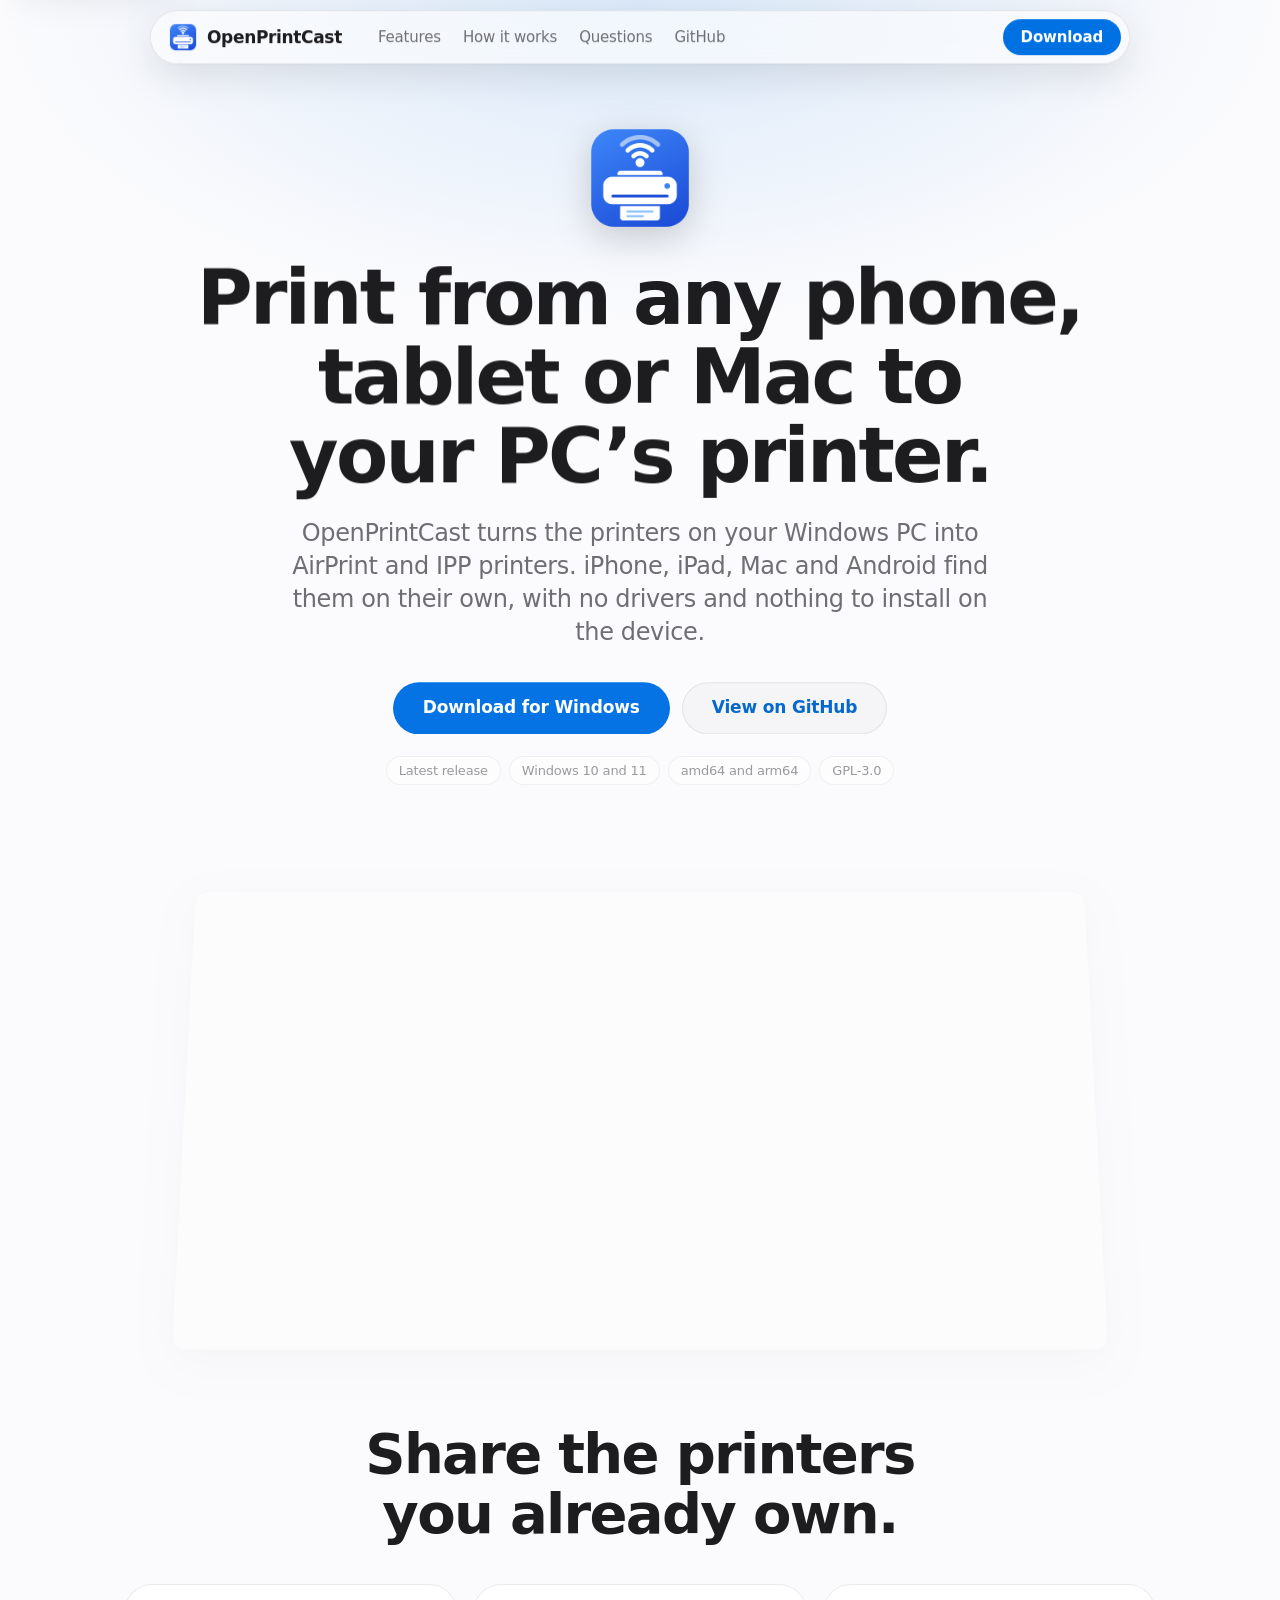
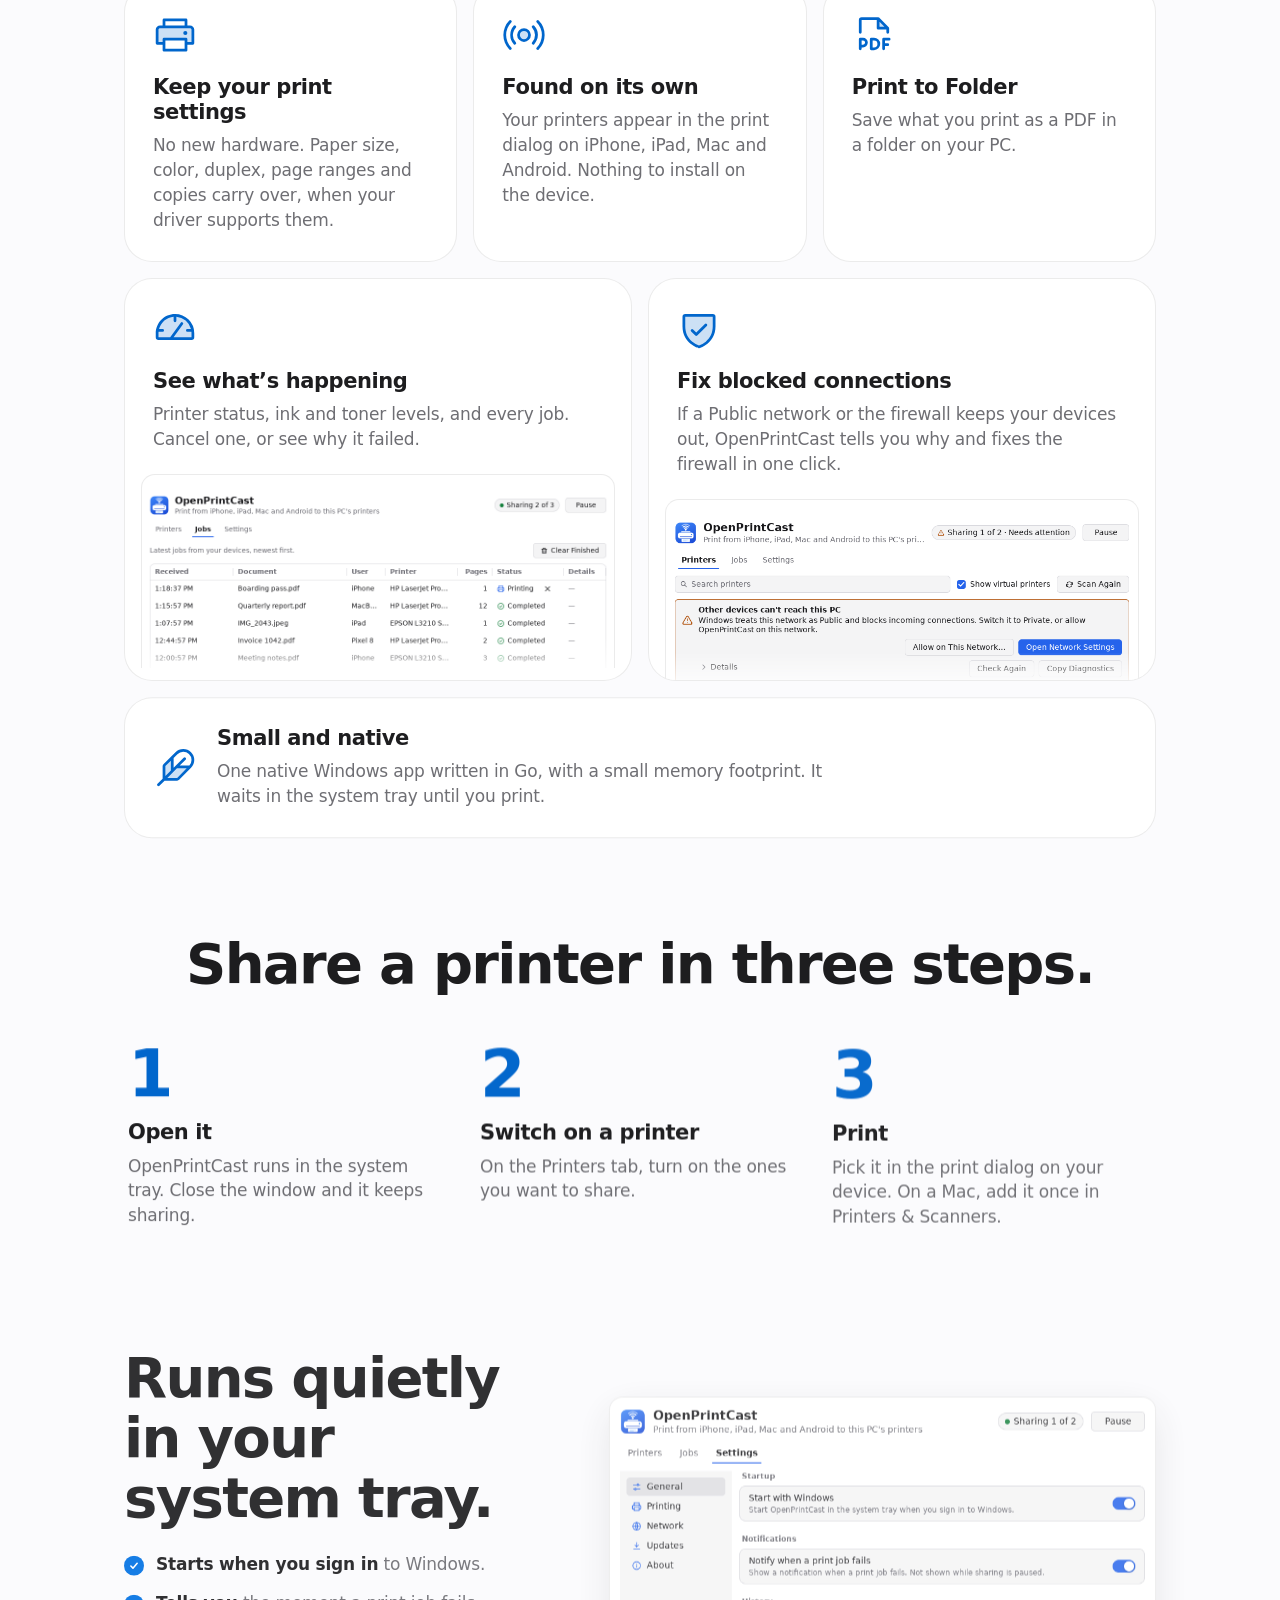
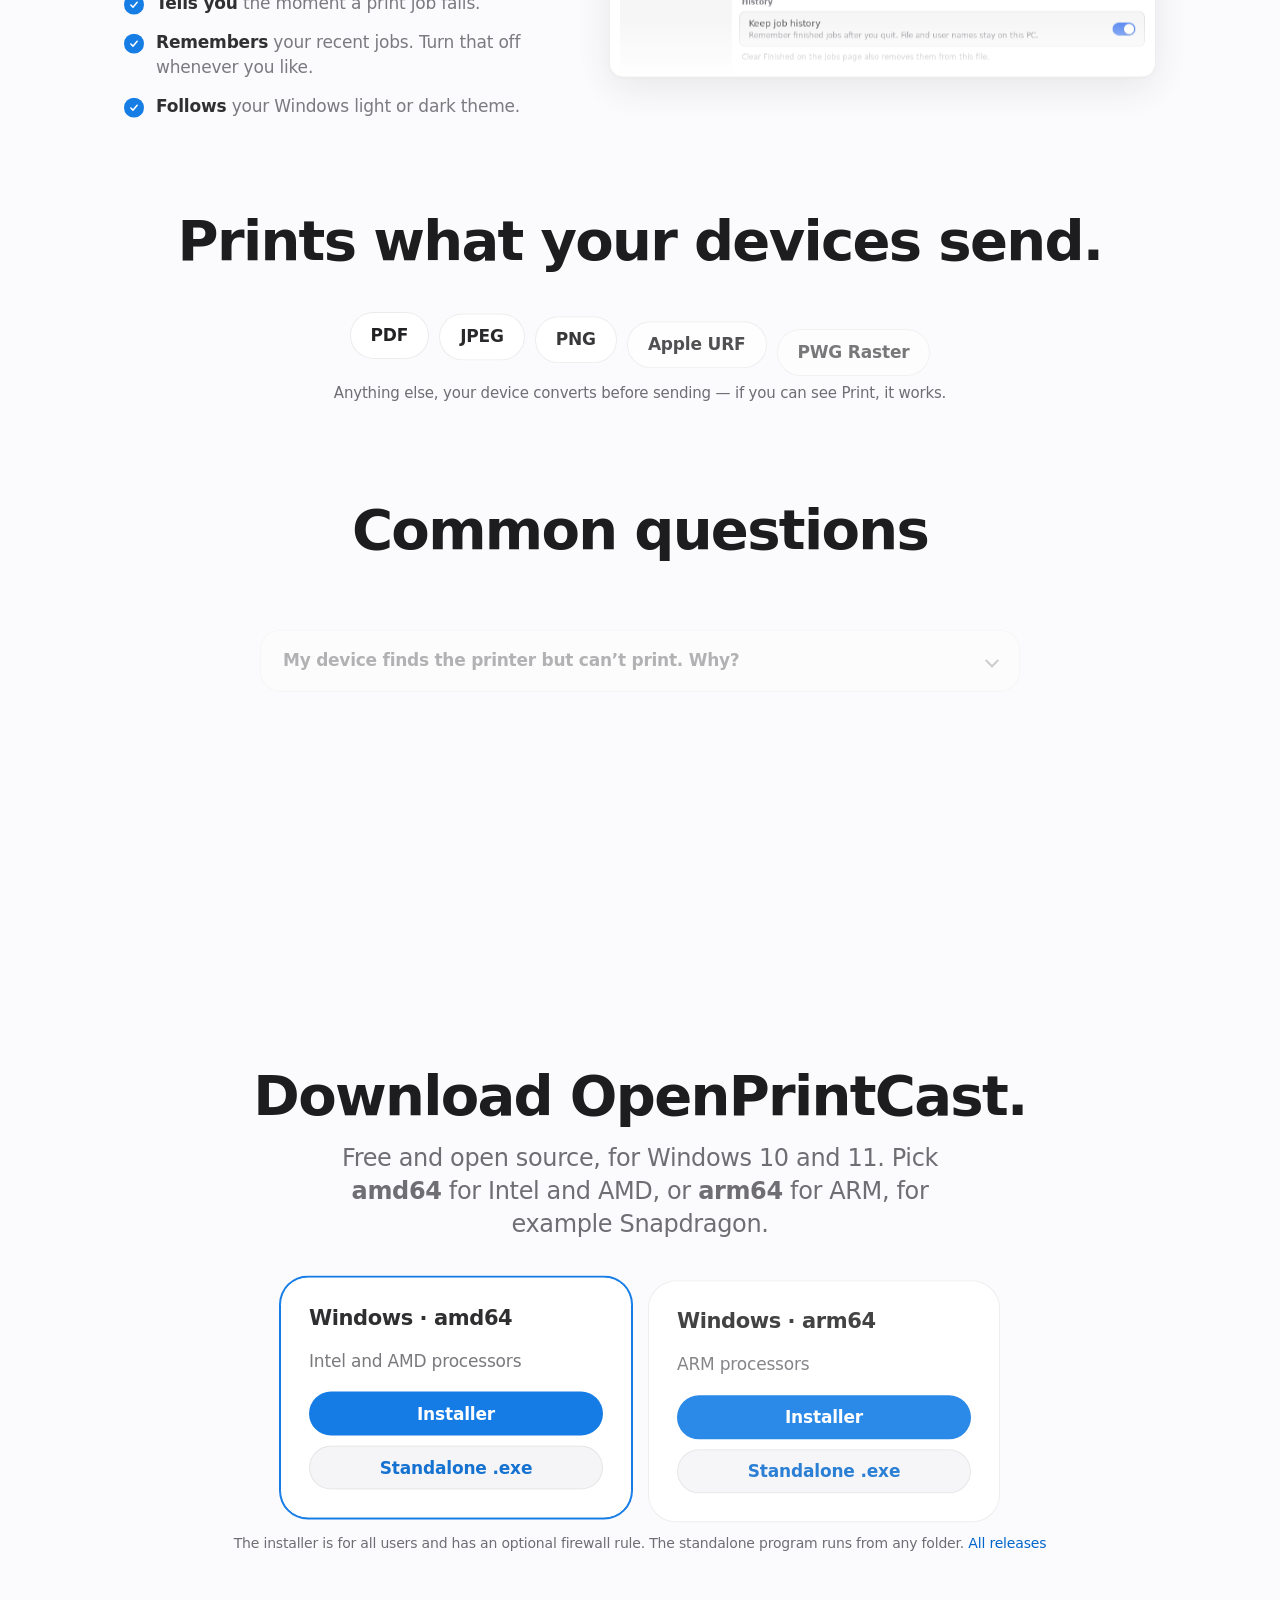
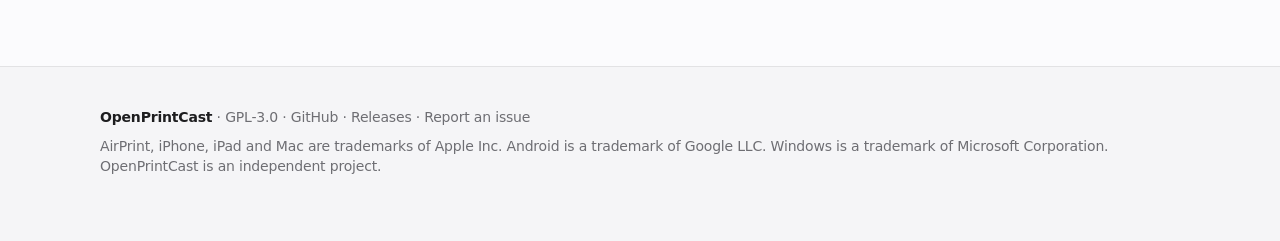
<file: docs/index.html>
<!doctype html>
<html lang="en">
<head>
  <meta charset="utf-8">
  <meta name="viewport" content="width=device-width, initial-scale=1, viewport-fit=cover">
  <title>OpenPrintCast – Share Windows printers over AirPrint and IPP</title>
  <meta name="description" content="Turn the printers on your Windows PC into AirPrint and IPP printers. iPhone, iPad, Mac and Android find them on their own. Free and open source.">
  <meta name="robots" content="index, follow, max-image-preview:large">
  <meta name="author" content="ilyasaftr">
  <meta name="application-name" content="OpenPrintCast">
  <meta name="color-scheme" content="light dark">
  <meta name="theme-color" content="#fbfbfd" media="(prefers-color-scheme: light)">
  <meta name="theme-color" content="#000000" media="(prefers-color-scheme: dark)">
  <link rel="canonical" href="https://ilyasaftr.github.io/OpenPrintCast/">
  <link rel="icon" type="image/svg+xml" href="assets/img/icon.svg">
  <link rel="icon" type="image/png" sizes="32x32" href="assets/img/favicon-32.png">
  <link rel="icon" type="image/png" sizes="64x64" href="assets/img/favicon-64.png">
  <link rel="apple-touch-icon" href="assets/img/icon-256.png">
  <meta property="og:type" content="website">
  <meta property="og:site_name" content="OpenPrintCast">
  <meta property="og:locale" content="en_US">
  <meta property="og:title" content="OpenPrintCast – Print from any phone, tablet or Mac to your PC’s printer">
  <meta property="og:description" content="Turn the printers on your Windows PC into AirPrint and IPP printers for iPhone, iPad, Mac and Android. Free and open source.">
  <meta property="og:url" content="https://ilyasaftr.github.io/OpenPrintCast/">
  <meta property="og:image" content="https://ilyasaftr.github.io/OpenPrintCast/assets/img/og.png">
  <meta property="og:image:type" content="image/png">
  <meta property="og:image:width" content="1200">
  <meta property="og:image:height" content="630">
  <meta property="og:image:alt" content="OpenPrintCast shares Windows printers with iPhone, iPad, Mac and Android. The Printers tab is shown.">
  <meta name="twitter:card" content="summary_large_image">
  <meta name="twitter:title" content="OpenPrintCast – Print from any phone, tablet or Mac to your PC’s printer">
  <meta name="twitter:description" content="Turn the printers on your Windows PC into AirPrint and IPP printers for iPhone, iPad, Mac and Android. Free and open source.">
  <meta name="twitter:image" content="https://ilyasaftr.github.io/OpenPrintCast/assets/img/og.png">
  <meta name="twitter:image:alt" content="OpenPrintCast shares Windows printers with iPhone, iPad, Mac and Android. The Printers tab is shown.">
  <link rel="stylesheet" href="assets/style.css">
  <script type="application/ld+json">
{
  "@context": "https://schema.org",
  "@graph": [
    {
      "@type": "WebSite",
      "@id": "https://ilyasaftr.github.io/OpenPrintCast/#website",
      "url": "https://ilyasaftr.github.io/OpenPrintCast/",
      "name": "OpenPrintCast",
      "description": "Turn the printers on your Windows PC into AirPrint and IPP printers for iPhone, iPad, Mac and Android. Free and open source.",
      "inLanguage": "en"
    },
    {
      "@type": "SoftwareApplication",
      "@id": "https://ilyasaftr.github.io/OpenPrintCast/#app",
      "name": "OpenPrintCast",
      "url": "https://ilyasaftr.github.io/OpenPrintCast/",
      "description": "OpenPrintCast turns the printers on your Windows PC into AirPrint and IPP printers. iPhone, iPad, Mac and Android find them on their own. Free and open source.",
      "applicationCategory": "UtilitiesApplication",
      "operatingSystem": "Windows 10, Windows 11",
      "processorRequirements": "amd64, arm64",
      "image": "https://ilyasaftr.github.io/OpenPrintCast/assets/img/og.png",
      "screenshot": [
        "https://ilyasaftr.github.io/OpenPrintCast/assets/img/printers.png",
        "https://ilyasaftr.github.io/OpenPrintCast/assets/img/jobs.png",
        "https://ilyasaftr.github.io/OpenPrintCast/assets/img/settings.png"
      ],
      "downloadUrl": "https://github.com/ilyasaftr/OpenPrintCast/releases/latest",
      "license": "https://www.gnu.org/licenses/gpl-3.0.html",
      "isAccessibleForFree": true,
      "offers": {
        "@type": "Offer",
        "price": "0",
        "priceCurrency": "USD"
      },
      "author": {
        "@type": "Person",
        "name": "ilyasaftr",
        "url": "https://github.com/ilyasaftr"
      },
      "sameAs": [
        "https://github.com/ilyasaftr/OpenPrintCast"
      ]
    },
    {
      "@type": "FAQPage",
      "mainEntity": [
        {
          "@type": "Question",
          "name": "My device finds the printer but can’t print. Why?",
          "acceptedAnswer": {
            "@type": "Answer",
            "text": "Windows treats the network as Public, or the firewall blocks TCP 631. Use the banner on the Printers tab: Open Network Settings to switch to Private, or Allow in Windows Firewall (one UAC prompt, local subnet only). Copy Diagnostics gives you text to share when reporting a problem."
          }
        },
        {
          "@type": "Question",
          "name": "Why does a printer say “iPhone, iPad and Mac can’t print here”?",
          "acceptedAnswer": {
            "@type": "Answer",
            "text": "The driver doesn’t report paper sizes, orientation or resolution. Update it, then choose Scan Again."
          }
        },
        {
          "@type": "Question",
          "name": "Where are my settings and logs?",
          "acceptedAnswer": {
            "@type": "Answer",
            "text": "Settings are in %APPDATA%\\OpenPrintCast\\config.json. Logs and job history are in %LOCALAPPDATA%\\OpenPrintCast; open the current log from the tray menu."
          }
        },
        {
          "@type": "Question",
          "name": "Is it private and secure?",
          "acceptedAnswer": {
            "@type": "Answer",
            "text": "Print jobs go straight from your device to your PC — no account, no cloud. Connections aren’t encrypted, so use a network you trust. The only outside contact is an optional update check to GitHub, which you can turn off in Settings."
          }
        }
      ]
    }
  ]
}
  </script>
  <script>document.documentElement.classList.add("js");setTimeout(function(){if(!window.gsap)document.documentElement.classList.add("no-gsap")},3500)</script>
</head>
<body>
  <a class="skip" href="#main">Skip to content</a>

  <header class="nav-wrap">
    <nav class="nav glass" aria-label="Main">
      <span class="progress" aria-hidden="true"></span>
      <a class="brand" href="#top" aria-label="OpenPrintCast, home">
        <img src="assets/img/favicon-64.png" alt="" width="28" height="28">
        <span>OpenPrintCast</span>
      </a>
      <ul class="nav-links">
        <li><a href="#features">Features</a></li>
        <li><a href="#how">How it works</a></li>
        <li><a href="#faq">Questions</a></li>
        <li><a href="https://github.com/ilyasaftr/OpenPrintCast">GitHub</a></li>
      </ul>
      <a class="btn btn-small btn-primary" href="#download">Download</a>
    </nav>
  </header>

  <main id="main">
    <section class="hero" id="top">
      <img class="hero-icon" data-anim src="assets/img/icon-256.png" alt="OpenPrintCast logo" width="104" height="104">
      <h1 data-split>Print from any phone, tablet or Mac to your PC’s printer.</h1>
      <p class="lead" data-anim>OpenPrintCast turns the printers on your Windows PC into AirPrint and IPP printers. iPhone, iPad, Mac and Android find them on their own, with no drivers and nothing to install on the device.</p>
      <div class="cta" data-anim>
        <a class="btn btn-primary btn-large" id="cta-download" href="https://github.com/ilyasaftr/OpenPrintCast/releases/latest">Download for Windows</a>
        <a class="btn btn-secondary btn-large" href="https://github.com/ilyasaftr/OpenPrintCast">View on GitHub</a>
      </div>
      <ul class="meta" data-anim aria-label="Release details"><li id="version">Latest release</li><li>Windows 10 and 11</li><li>amd64 and arm64</li><li>GPL-3.0</li></ul>

      <figure class="shot hero-shot" data-anim>
        <picture>
          <source media="(max-width: 600px) and (prefers-color-scheme: dark)" srcset="assets/img/printers-m-dark.png" width="640" height="470">
          <source media="(max-width: 600px)" srcset="assets/img/printers-m.png" width="640" height="470">
          <source media="(prefers-color-scheme: dark)" srcset="assets/img/printers-dark.png">
          <img src="assets/img/printers.png" width="980" height="482" fetchpriority="high" decoding="async" alt="The OpenPrintCast Printers tab listing three printers with their status and sharing switches, and the Print to Folder destination.">
        </picture>
      </figure>
    </section>

    <section class="section" id="features" aria-labelledby="features-title">
      <h2 id="features-title">Share the printers you already own.</h2>

      <div class="bento">
        <article data-anim class="card span-2">
          <span class="icon"><svg class="ic" aria-hidden="true" focusable="false" xmlns="http://www.w3.org/2000/svg" viewBox="0 0 256 256" fill="currentColor"><path d="M232,96v80H192V152H64v24H24V96c0-8.84,7.76-16,17.33-16H214.67C224.24,80,232,87.16,232,96Z" opacity="0.2"/><path d="M214.67,72H200V40a8,8,0,0,0-8-8H64a8,8,0,0,0-8,8V72H41.33C27.36,72,16,82.77,16,96v80a8,8,0,0,0,8,8H56v32a8,8,0,0,0,8,8H192a8,8,0,0,0,8-8V184h32a8,8,0,0,0,8-8V96C240,82.77,228.64,72,214.67,72ZM72,48H184V72H72ZM184,208H72V160H184Zm40-40H200V152a8,8,0,0,0-8-8H64a8,8,0,0,0-8,8v16H32V96c0-4.41,4.19-8,9.33-8H214.67c5.14,0,9.33,3.59,9.33,8Zm-24-52a12,12,0,1,1-12-12A12,12,0,0,1,200,116Z"/></svg></span>
          <h3>Keep your print settings</h3>
          <p>No new hardware. Paper size, color, duplex, page ranges and copies carry over, when your driver supports them.</p>
        </article>

        <article data-anim class="card span-2">
          <span class="icon"><svg class="ic" aria-hidden="true" focusable="false" xmlns="http://www.w3.org/2000/svg" viewBox="0 0 256 256" fill="currentColor"><path d="M160,128a32,32,0,1,1-32-32A32,32,0,0,1,160,128Z" opacity="0.2"/><path d="M128,88a40,40,0,1,0,40,40A40,40,0,0,0,128,88Zm0,64a24,24,0,1,1,24-24A24,24,0,0,1,128,152Zm73.71,7.14a80,80,0,0,1-14.08,22.2,8,8,0,0,1-11.92-10.67,63.95,63.95,0,0,0,0-85.33,8,8,0,1,1,11.92-10.67,80.08,80.08,0,0,1,14.08,84.47ZM69,103.09a64,64,0,0,0,11.26,67.58,8,8,0,0,1-11.92,10.67,79.93,79.93,0,0,1,0-106.67A8,8,0,1,1,80.29,85.34,63.77,63.77,0,0,0,69,103.09ZM248,128a119.58,119.58,0,0,1-34.29,84,8,8,0,1,1-11.42-11.2,103.9,103.9,0,0,0,0-145.56A8,8,0,1,1,213.71,44,119.58,119.58,0,0,1,248,128ZM53.71,200.78A8,8,0,1,1,42.29,212a119.87,119.87,0,0,1,0-168,8,8,0,1,1,11.42,11.2,103.9,103.9,0,0,0,0,145.56Z"/></svg></span>
          <h3>Found on its own</h3>
          <p>Your printers appear in the print dialog on iPhone, iPad, Mac and Android. Nothing to install on the device.</p>
        </article>

        <article data-anim class="card span-2">
          <span class="icon"><svg class="ic" aria-hidden="true" focusable="false" xmlns="http://www.w3.org/2000/svg" viewBox="0 0 256 256" fill="currentColor"><path d="M208,88H152V32Z" opacity="0.2"/><path d="M224,152a8,8,0,0,1-8,8H192v16h16a8,8,0,0,1,0,16H192v16a8,8,0,0,1-16,0V152a8,8,0,0,1,8-8h32A8,8,0,0,1,224,152ZM92,172a28,28,0,0,1-28,28H56v8a8,8,0,0,1-16,0V152a8,8,0,0,1,8-8H64A28,28,0,0,1,92,172Zm-16,0a12,12,0,0,0-12-12H56v24h8A12,12,0,0,0,76,172Zm88,8a36,36,0,0,1-36,36H112a8,8,0,0,1-8-8V152a8,8,0,0,1,8-8h16A36,36,0,0,1,164,180Zm-16,0a20,20,0,0,0-20-20h-8v40h8A20,20,0,0,0,148,180ZM40,112V40A16,16,0,0,1,56,24h96a8,8,0,0,1,5.66,2.34l56,56A8,8,0,0,1,216,88v24a8,8,0,0,1-16,0V96H152a8,8,0,0,1-8-8V40H56v72a8,8,0,0,1-16,0ZM160,80h28.69L160,51.31Z"/></svg></span>
          <h3>Print to Folder</h3>
          <p>Save what you print as a PDF in a folder on your PC.</p>
        </article>

        <article data-anim class="card span-3 media">
          <div>
            <span class="icon"><svg class="ic" aria-hidden="true" focusable="false" xmlns="http://www.w3.org/2000/svg" viewBox="0 0 256 256" fill="currentColor"><path d="M232,152v24a8,8,0,0,1-8,8H32a8,8,0,0,1-8-8V153.13C24,95.65,70.15,48.2,127.63,48A104,104,0,0,1,232,152Z" opacity="0.2"/><path d="M207.06,72.67A111.24,111.24,0,0,0,128,40h-.4C66.07,40.21,16,91,16,153.13V176a16,16,0,0,0,16,16H224a16,16,0,0,0,16-16V152A111.25,111.25,0,0,0,207.06,72.67ZM224,176H119.71l54.76-75.3a8,8,0,0,0-12.94-9.42L99.92,176H32V153.13c0-3.08.15-6.12.43-9.13H56a8,8,0,0,0,0-16H35.27c10.32-38.86,44-68.24,84.73-71.66V80a8,8,0,0,0,16,0V56.33A96.14,96.14,0,0,1,221,128H200a8,8,0,0,0,0,16h23.67c.21,2.65.33,5.31.33,8Z"/></svg></span>
            <h3>See what’s happening</h3>
            <p>Printer status, ink and toner levels, and every job. Cancel one, or see why it failed.</p>
          </div>
          <figure class="shot inset fade">
            <picture>
          <source media="(max-width: 600px) and (prefers-color-scheme: dark)" srcset="assets/img/jobs-m-dark.png" width="640" height="392">
          <source media="(max-width: 600px)" srcset="assets/img/jobs-m.png" width="640" height="392">
          <source media="(prefers-color-scheme: dark)" srcset="assets/img/jobs-dark.png">
          <img src="assets/img/jobs.png" width="980" height="400" loading="lazy" alt="The Jobs tab listing recent jobs from an iPhone, a MacBook Air, an iPad and a Pixel 8 with their status.">
            </picture>
          </figure>
        </article>

        <article data-anim class="card span-3 media">
          <div>
            <span class="icon"><svg class="ic" aria-hidden="true" focusable="false" xmlns="http://www.w3.org/2000/svg" viewBox="0 0 256 256" fill="currentColor"><path d="M216,56v56c0,96-88,120-88,120S40,208,40,112V56a8,8,0,0,1,8-8H208A8,8,0,0,1,216,56Z" opacity="0.2"/><path d="M208,40H48A16,16,0,0,0,32,56v56c0,52.72,25.52,84.67,46.93,102.19,23.06,18.86,46,25.26,47,25.53a8,8,0,0,0,4.2,0c1-.27,23.91-6.67,47-25.53C198.48,196.67,224,164.72,224,112V56A16,16,0,0,0,208,40Zm0,72c0,37.07-13.66,67.16-40.6,89.42A129.3,129.3,0,0,1,128,223.62a128.25,128.25,0,0,1-38.92-21.81C61.82,179.51,48,149.3,48,112l0-56,160,0ZM82.34,141.66a8,8,0,0,1,11.32-11.32L112,148.69l50.34-50.35a8,8,0,0,1,11.32,11.32l-56,56a8,8,0,0,1-11.32,0Z"/></svg></span>
            <h3>Fix blocked connections</h3>
            <p>If a Public network or the firewall keeps your devices out, OpenPrintCast tells you why and fixes the firewall in one click.</p>
          </div>
          <figure class="shot inset fade">
            <picture>
          <source media="(max-width: 600px) and (prefers-color-scheme: dark)" srcset="assets/img/alert-m-dark.png" width="640" height="322">
          <source media="(max-width: 600px)" srcset="assets/img/alert-m.png" width="640" height="322">
          <source media="(prefers-color-scheme: dark)" srcset="assets/img/alert-dark.png">
          <img src="assets/img/alert.png" width="860" height="328" loading="lazy" alt="A banner saying other devices can’t reach this PC because Windows treats the network as Public, with buttons to open network settings or allow OpenPrintCast.">
            </picture>
          </figure>
        </article>

        <article data-anim class="card span-6 wide">
          <span class="icon"><svg class="ic" aria-hidden="true" focusable="false" xmlns="http://www.w3.org/2000/svg" viewBox="0 0 256 256" fill="currentColor"><path d="M215.8,119.6l-69.26,70.06a8,8,0,0,1-5.65,2.34H64.2V115.31a8,8,0,0,1,2.34-5.65L112.2,64.52V144l24-24Z" opacity="0.2"/><path d="M221.28,34.75a64,64,0,0,0-90.49,0L60.69,104A15.9,15.9,0,0,0,56,115.31v73.38L26.34,218.34a8,8,0,0,0,11.32,11.32L67.32,200H140.7A15.92,15.92,0,0,0,152,195.32l0,0,69.23-70A64,64,0,0,0,221.28,34.75ZM142.07,46.06A48,48,0,0,1,211.79,112H155.33l34.35-34.34a8,8,0,0,0-11.32-11.32L120,124.69V67.87ZM72,115.35l32-31.67v57l-32,32ZM140.7,184H83.32l56-56h56.74Z"/></svg></span>
          <div>
            <h3>Small and native</h3>
            <p>One native Windows app written in Go, with a small memory footprint. It waits in the system tray until you print.</p>
          </div>
        </article>
      </div>
    </section>

    <section class="section" id="how" aria-labelledby="how-title">
      <h2 id="how-title">Share a printer in three steps.</h2>
      <ol class="steps">
        <li data-anim><span class="num" aria-hidden="true">1</span><h3>Open it</h3><p>OpenPrintCast runs in the system tray. Close the window and it keeps sharing.</p></li>
        <li data-anim><span class="num" aria-hidden="true">2</span><h3>Switch on a printer</h3><p>On the Printers tab, turn on the ones you want to share.</p></li>
        <li data-anim><span class="num" aria-hidden="true">3</span><h3>Print</h3><p>Pick it in the print dialog on your device. On a Mac, add it once in Printers &amp; Scanners.</p></li>
      </ol>
    </section>

    <section class="section split" aria-labelledby="tray-title">
      <div class="split-text" data-anim>
        <h2 id="tray-title">Runs quietly in your system tray.</h2>
        <ul class="ticks">
          <li><strong>Starts when you sign in</strong> to Windows.</li>
          <li><strong>Tells you</strong> the moment a print job fails.</li>
          <li><strong>Remembers</strong> your recent jobs. Turn that off whenever you like.</li>
          <li><strong>Follows</strong> your Windows light or dark theme.</li>
        </ul>
      </div>
      <figure class="shot fade" data-anim>
        <picture>
          <source media="(max-width: 600px) and (prefers-color-scheme: dark)" srcset="assets/img/settings-m-dark.png" width="640" height="460">
          <source media="(max-width: 600px)" srcset="assets/img/settings-m.png" width="640" height="460">
          <source media="(prefers-color-scheme: dark)" srcset="assets/img/settings-dark.png">
          <img src="assets/img/settings.png" width="860" height="440" loading="lazy" alt="The Settings tab with a sidebar of sections and switches for starting with Windows, notifications and job history.">
        </picture>
      </figure>
    </section>

    <section class="section" aria-labelledby="formats-title">
      <h2 id="formats-title">Prints what your devices send.</h2>
      <ul class="chips" aria-label="Supported formats">
        <li data-anim>PDF</li><li data-anim>JPEG</li><li data-anim>PNG</li><li data-anim>Apple URF</li><li data-anim>PWG Raster</li>
      </ul>
      <p class="note">Anything else, your device converts before sending — if you can see Print, it works.</p>
    </section>

    <section class="section" id="faq" aria-labelledby="faq-title">
      <h2 id="faq-title">Common questions</h2>
      <div class="faq">
        <details data-anim>
          <summary>My device finds the printer but can’t print. Why?</summary>
          <p>Windows treats the network as Public, or the firewall blocks TCP 631. Use the banner on the Printers tab: <strong>Open Network Settings</strong> to switch to Private, or <strong>Allow in Windows Firewall</strong> (one UAC prompt, local subnet only). <strong>Copy Diagnostics</strong> gives you text to share when reporting a problem.</p>
        </details>
        <details data-anim>
          <summary>Why does a printer say “iPhone, iPad and Mac can’t print here”?</summary>
          <p>The driver doesn’t report paper sizes, orientation or resolution. Update it, then choose <strong>Scan Again</strong>.</p>
        </details>
        <details data-anim>
          <summary>Where are my settings and logs?</summary>
          <p>Settings are in <code>%APPDATA%\OpenPrintCast\config.json</code>. Logs and job history are in <code>%LOCALAPPDATA%\OpenPrintCast</code>; open the current log from the tray menu.</p>
        </details>
        <details data-anim>
          <summary>Is it private and secure?</summary>
          <p>Print jobs go straight from your device to your PC — no account, no cloud. Connections aren’t encrypted, so use a network you trust. The only outside contact is an optional update check to GitHub, which you can turn off in Settings.</p>
        </details>
      </div>
    </section>

    <section class="section download" id="download" aria-labelledby="download-title">
      <img data-anim class="download-icon" src="assets/img/icon-256.png" alt="" width="72" height="72" loading="lazy">
      <h2 id="download-title">Download OpenPrintCast.</h2>
      <p class="lead">Free and open source, for Windows 10 and 11. Pick <strong>amd64</strong> for Intel and AMD, or <strong>arm64</strong> for ARM, for example Snapdragon.</p>
      <div class="dl-grid">
        <div data-anim class="card dl" data-arch="amd64">
          <h3>Windows · amd64</h3>
          <p>Intel and AMD processors</p>
          <a class="btn btn-primary" href="https://github.com/ilyasaftr/OpenPrintCast/releases/latest" data-asset="installer" data-arch="amd64">Installer</a>
          <a class="btn btn-secondary" href="https://github.com/ilyasaftr/OpenPrintCast/releases/latest" data-asset="exe" data-arch="amd64">Standalone .exe</a>
        </div>
        <div data-anim class="card dl" data-arch="arm64">
          <h3>Windows · arm64</h3>
          <p>ARM processors</p>
          <a class="btn btn-primary" href="https://github.com/ilyasaftr/OpenPrintCast/releases/latest" data-asset="installer" data-arch="arm64">Installer</a>
          <a class="btn btn-secondary" href="https://github.com/ilyasaftr/OpenPrintCast/releases/latest" data-asset="exe" data-arch="arm64">Standalone .exe</a>
        </div>
      </div>
      <p class="fine">The installer is for all users and has an optional firewall rule. The standalone program runs from any folder. <a href="https://github.com/ilyasaftr/OpenPrintCast/releases">All releases</a></p>
    </section>
  </main>

  <footer class="footer">
    <div class="footer-inner">
      <p><strong>OpenPrintCast</strong> · <a href="https://github.com/ilyasaftr/OpenPrintCast/blob/main/LICENSE">GPL-3.0</a> · <a href="https://github.com/ilyasaftr/OpenPrintCast">GitHub</a> · <a href="https://github.com/ilyasaftr/OpenPrintCast/releases">Releases</a> · <a href="https://github.com/ilyasaftr/OpenPrintCast/issues">Report an issue</a></p>
      <p class="fine">AirPrint, iPhone, iPad and Mac are trademarks of Apple Inc. Android is a trademark of Google LLC. Windows is a trademark of Microsoft Corporation. OpenPrintCast is an independent project.</p>
    </div>
  </footer>

  <script src="assets/vendor/gsap.min.js" defer></script>
  <script src="assets/vendor/ScrollTrigger.min.js" defer></script>
  <script src="assets/app.js" defer></script>
</body>
</html>
</file>
<file: docs/assets/style.css>
/* OpenPrintCast site. Follows the Apple Human Interface Guidelines: system
   typeface, system colors, generous space, clear hierarchy, translucent
   materials, and light and dark appearances that follow the system. */

:root {
  color-scheme: light dark;
  --bg: #fbfbfd;
  --bg-2: #f5f5f7;
  --card: #ffffff;
  --text: #1d1d1f;
  --text-2: #6e6e73;
  --line: rgba(0, 0, 0, 0.08);
  --accent: #0066cc;
  --accent-fill: #0071e3;
  --accent-fill-hover: #0077ed;
  --glass: rgba(251, 251, 253, 0.72);
  --shadow: 0 1px 2px rgba(0, 0, 0, 0.04), 0 12px 40px rgba(0, 0, 0, 0.1);
  --glow: rgba(0, 113, 227, 0.13);
  --radius: 28px;
  --gutter: clamp(16px, 5vw, 24px);
  --font: -apple-system, BlinkMacSystemFont, "SF Pro Display", "SF Pro Text", "Segoe UI Variable Display", "Segoe UI", system-ui, Roboto, "Helvetica Neue", Arial, sans-serif;
  --mono: ui-monospace, "SF Mono", SFMono-Regular, Menlo, Consolas, monospace;
}

@media (prefers-color-scheme: dark) {
  :root {
    --bg: #000000;
    --bg-2: #0b0b0d;
    --card: #1c1c1e;
    --text: #f5f5f7;
    --text-2: #a1a1a6;
    --line: rgba(255, 255, 255, 0.12);
    --accent: #2997ff;
    --glass: rgba(28, 28, 30, 0.66);
    --shadow: 0 1px 2px rgba(0, 0, 0, 0.5), 0 16px 48px rgba(0, 0, 0, 0.6);
    --glow: rgba(41, 151, 255, 0.2);
  }
}

*, *::before, *::after { box-sizing: border-box; }
html { scroll-behavior: smooth; scroll-padding-top: 96px; -webkit-text-size-adjust: 100%; text-size-adjust: 100%; }
body {
  position: relative;
  margin: 0;
  background: var(--bg);
  color: var(--text);
  font: 17px/1.47 var(--font);
  letter-spacing: -0.011em;
  -webkit-font-smoothing: antialiased;
  -webkit-tap-highlight-color: transparent;
  text-rendering: optimizeLegibility;
  overflow-x: clip;
}
/* One soft light behind the hero. A plain gradient, not a blurred shape:
   blurred layers draw as hard squares in some mobile browsers. */
body::before {
  content: "";
  position: absolute;
  inset: 0 0 auto 0;
  height: 820px;
  z-index: -1;
  pointer-events: none;
  background: radial-gradient(ellipse 70% 55% at 50% 0%, var(--glow), transparent 72%);
}
img { max-width: 100%; height: auto; display: block; }
a { color: var(--accent); text-decoration: none; }
a:hover { text-decoration: underline; }
code { font: 0.88em var(--mono); background: var(--bg-2); padding: 0.15em 0.4em; border-radius: 6px; overflow-wrap: anywhere; }
:focus-visible { outline: 3px solid var(--accent); outline-offset: 3px; border-radius: 8px; }

.skip { position: absolute; left: 16px; top: -64px; z-index: 100; background: var(--card); color: var(--text); padding: 10px 16px; border-radius: 12px; box-shadow: var(--shadow); }
.skip:focus { top: 16px; }

/* Navigation: a floating translucent material. */
.nav-wrap { position: sticky; top: max(12px, env(safe-area-inset-top)); z-index: 50; padding: 0 max(var(--gutter), env(safe-area-inset-left)) 0 max(var(--gutter), env(safe-area-inset-right)); }
.glass { background: var(--glass); -webkit-backdrop-filter: saturate(180%) blur(24px); backdrop-filter: saturate(180%) blur(24px); border: 1px solid var(--line); }
.nav { position: relative; max-width: 980px; margin: 0 auto; display: flex; align-items: center; gap: 24px; padding: 8px 8px 8px 18px; border-radius: 999px; box-shadow: var(--shadow); }
.brand { display: flex; align-items: center; gap: 10px; min-width: 0; color: var(--text); font-weight: 600; letter-spacing: -0.02em; }
.brand:hover { text-decoration: none; }
.brand span { overflow: hidden; text-overflow: ellipsis; white-space: nowrap; }
.nav-links { display: flex; gap: 22px; list-style: none; margin: 0 auto 0 12px; padding: 0; font-size: 15px; }
.nav-links a { color: var(--text-2); }
.nav-links a:hover { color: var(--text); text-decoration: none; }
.progress { position: absolute; left: 28px; right: 28px; bottom: 0; height: 2px; border-radius: 2px; background: var(--accent); transform: scaleX(0); transform-origin: 0 50%; pointer-events: none; }

/* Buttons: 44 pt minimum target, pill shape. */
.btn { display: inline-flex; align-items: center; justify-content: center; min-height: 44px; padding: 0 22px; border-radius: 999px; font: inherit; font-weight: 600; font-size: 17px; letter-spacing: -0.01em; border: 0; cursor: pointer; transition: background-color 0.2s; }
.btn:hover { text-decoration: none; }
.btn-primary { background: var(--accent-fill); color: #fff; }
.btn-primary:hover { background: var(--accent-fill-hover); }
.btn-secondary { background: var(--bg-2); color: var(--accent); box-shadow: inset 0 0 0 1px var(--line); }
.btn-secondary:hover { background: var(--line); }
.btn-small { min-height: 36px; padding: 0 18px; font-size: 15px; flex: none; }
.btn-large { min-height: 52px; padding: 0 30px; }

/* Hero */
.hero { text-align: center; padding: 72px var(--gutter) 24px; max-width: 1080px; margin: 0 auto; }
.hero-icon { margin: 0 auto 28px; width: 104px; height: 104px; filter: drop-shadow(0 10px 18px rgba(0, 0, 0, 0.18)); }
h1 { font-size: clamp(38px, 7vw, 76px); line-height: 1.04; letter-spacing: -0.035em; font-weight: 700; margin: 0 0 22px; text-wrap: balance; }
h1 .w { display: inline-block; will-change: transform; }
.lead { font-size: clamp(18px, 2.4vw, 24px); line-height: 1.38; color: var(--text-2); max-width: 700px; margin: 0 auto 32px; letter-spacing: -0.015em; text-wrap: pretty; }
.cta { display: flex; flex-wrap: wrap; gap: 12px; justify-content: center; }
.fine { font-size: 14px; color: var(--text-2); margin: 18px 0 0; }
.meta { list-style: none; margin: 22px 0 0; padding: 0; display: flex; flex-wrap: wrap; justify-content: center; gap: 8px; font-size: 13px; color: var(--text-2); }
.meta li { white-space: nowrap; padding: 4px 12px; border-radius: 999px; background: var(--card); border: 1px solid var(--line); }

/* Screenshots sit in a soft frame; cropped ones fade out. */
.shot { margin: 0; border-radius: 14px; overflow: hidden; background: var(--card); border: 1px solid var(--line); box-shadow: var(--shadow); }
.shot img { width: 100%; }
.hero-shot { max-width: 940px; margin: 56px auto 0; perspective: 1400px; }
.fade img { -webkit-mask-image: linear-gradient(#000 78%, transparent); mask-image: linear-gradient(#000 78%, transparent); }
.hero-shot img { -webkit-mask-image: linear-gradient(#000 80%, transparent); mask-image: linear-gradient(#000 80%, transparent); will-change: transform; }

/* Sections */
.section { max-width: 1080px; margin: 0 auto; padding: 96px var(--gutter) 0; }
h2 { font-size: clamp(30px, 5vw, 56px); line-height: 1.07; letter-spacing: -0.03em; font-weight: 700; margin: 0 0 40px; text-align: center; text-wrap: balance; }
h2 .muted { color: var(--text-2); }
h3 { font-size: 21px; line-height: 1.2; letter-spacing: -0.02em; font-weight: 650; margin: 0 0 8px; }
p { margin: 0 0 12px; }

/* Bento grid */
.bento { display: grid; grid-template-columns: repeat(6, minmax(0, 1fr)); gap: 16px; }
.card { background: var(--card); border: 1px solid var(--line); border-radius: var(--radius); padding: 28px; overflow: hidden; transition: translate 0.35s cubic-bezier(0.2, 0.7, 0.2, 1), box-shadow 0.35s; }
.card p { color: var(--text-2); margin: 0; }
.span-2 { grid-column: span 2; }
.span-3 { grid-column: span 3; }
.span-6 { grid-column: span 6; }
.icon { display: block; width: 44px; height: 44px; margin-bottom: 18px; color: var(--accent); }
.ic { width: 100%; height: 100%; }
.media { display: flex; flex-direction: column; gap: 22px; padding-bottom: 0; }
.media .shot { margin: 0 -12px; border-bottom: 0; border-radius: 14px 14px 0 0; box-shadow: none; }
.wide { display: flex; align-items: center; gap: 20px; }
.wide .icon { margin: 0; flex: none; }
.wide p { max-width: 60ch; }

/* Steps */
.steps { list-style: none; margin: 0; padding: 0; display: grid; grid-template-columns: repeat(3, minmax(0, 1fr)); gap: 24px; }
.steps li { padding: 8px 4px; }
.num { display: block; font-size: 64px; line-height: 1; font-weight: 700; letter-spacing: -0.04em; font-variant-numeric: tabular-nums; color: var(--accent); margin-bottom: 14px; }
.steps p { color: var(--text-2); }

/* Split section */
.split { display: grid; grid-template-columns: minmax(0, 1fr) minmax(0, 1.25fr); gap: 48px; align-items: center; }
.split h2 { text-align: left; margin-bottom: 24px; }
.ticks { list-style: none; margin: 0; padding: 0; display: grid; gap: 14px; }
.ticks li { position: relative; padding-left: 32px; color: var(--text-2); }
.ticks li::before { content: ""; position: absolute; left: 0; top: 4px; width: 20px; height: 20px; border-radius: 50%; background: var(--accent-fill) url("data:image/svg+xml,%3Csvg xmlns='http://www.w3.org/2000/svg' viewBox='0 0 20 20' fill='none' stroke='white' stroke-width='2.2' stroke-linecap='round' stroke-linejoin='round'%3E%3Cpath d='m5.5 10.5 3 3 6-7'/%3E%3C/svg%3E") center / 14px no-repeat; }
.ticks strong { color: var(--text); font-weight: 600; }

/* Chips */
.chips { list-style: none; margin: 0 auto 24px; padding: 0; display: flex; flex-wrap: wrap; gap: 10px; justify-content: center; }
.chips li { padding: 10px 20px; border-radius: 999px; background: var(--card); border: 1px solid var(--line); font-weight: 600; }
.note { max-width: 680px; margin: 0 auto; text-align: center; color: var(--text-2); font-size: 15px; }

/* FAQ */
.faq { max-width: 760px; margin: 0 auto; display: grid; gap: 10px; }
details { background: var(--card); border: 1px solid var(--line); border-radius: 20px; padding: 0 22px; }
summary { cursor: pointer; list-style: none; display: flex; align-items: center; justify-content: space-between; gap: 16px; min-height: 60px; padding: 8px 0; font-weight: 600; letter-spacing: -0.015em; }
summary::-webkit-details-marker { display: none; }
summary::after { content: ""; flex: none; width: 10px; height: 10px; border-right: 2px solid var(--text-2); border-bottom: 2px solid var(--text-2); transform: rotate(45deg); transition: transform 0.25s; }
details[open] summary::after { transform: rotate(-135deg); }
details p { color: var(--text-2); padding-bottom: 20px; margin: 0; }

/* Download */
.download { text-align: center; }
.download h2 { margin-bottom: 16px; }
.download-icon { margin: 0 auto 20px; width: 72px; height: 72px; filter: drop-shadow(0 8px 14px rgba(0, 0, 0, 0.16)); }
.dl-grid { display: grid; grid-template-columns: repeat(2, minmax(0, 1fr)); gap: 16px; max-width: 720px; margin: 0 auto 8px; text-align: left; }
.dl { display: flex; flex-direction: column; gap: 10px; }
.dl p { margin-bottom: 8px; }
.dl.suggested { border-color: var(--accent-fill); box-shadow: 0 0 0 1px var(--accent-fill); }

.footer { margin-top: 112px; padding: 40px var(--gutter) calc(56px + env(safe-area-inset-bottom)); border-top: 1px solid var(--line); background: var(--bg-2); }
.footer-inner { max-width: 1080px; margin: 0 auto; }
.footer p { margin: 0 0 8px; font-size: 14px; color: var(--text-2); }
.footer a { color: var(--text-2); }
.footer a:hover { color: var(--text); }
.footer strong { color: var(--text); }

/* Hover effects only where there is a real pointer. */
@media (hover: hover) {
  .card:hover { translate: 0 -4px; box-shadow: var(--shadow); }
  .btn:active { transform: scale(0.98); }
}

/* GSAP animates these in. They are hidden only while the script is on its
   way, and shown at once without JavaScript, without GSAP, or when the
   visitor asks for reduced motion. */
html.js:not(.no-gsap) [data-anim],
html.js:not(.no-gsap) [data-split] { opacity: 0; }

@media (max-width: 900px) {
  .bento { grid-template-columns: repeat(2, minmax(0, 1fr)); }
  .span-2, .span-3 { grid-column: span 1; }
  .span-3, .span-6 { grid-column: 1 / -1; }
  .bento > .span-2:nth-of-type(3) { grid-column: 1 / -1; }
  .steps { grid-template-columns: 1fr; gap: 8px; }
  .steps li { display: grid; grid-template-columns: 64px minmax(0, 1fr); column-gap: 16px; align-items: start; }
  .steps .num { grid-row: span 2; margin: 0; font-size: 52px; }
  .split { grid-template-columns: 1fr; gap: 28px; }
  .split h2 { text-align: center; }
  .nav-links { display: none; }
  .nav { justify-content: space-between; }
}
@media (max-width: 600px) {
  body { font-size: 16px; }
  .nav { padding-left: 14px; gap: 12px; }
  .hero { padding-top: 40px; }
  .hero-icon { width: 88px; height: 88px; margin-bottom: 22px; }
  .hero-shot { margin-top: 36px; border-radius: 12px; }
  .section { padding-top: 72px; }
  h2 { margin-bottom: 28px; }
  .bento { grid-template-columns: minmax(0, 1fr); gap: 12px; }
  .span-2, .span-3, .span-6, .bento > .span-2:nth-of-type(3) { grid-column: 1; }
  .card { padding: 22px; border-radius: 24px; }
  .media .shot { margin: 0 -8px; }
  .wide { flex-direction: column; align-items: flex-start; gap: 14px; }
  .dl-grid { grid-template-columns: minmax(0, 1fr); }
  .btn-large { width: 100%; }
  .cta { flex-direction: column; }
  .chips li { padding: 8px 16px; }
  details { padding: 0 18px; border-radius: 18px; }
  .footer { margin-top: 80px; }
}
@media (max-width: 360px) {
  .brand span { display: none; }
  h1 { font-size: 34px; }
}
@media (max-height: 480px) and (orientation: landscape) {
  .hero { padding-top: 24px; }
  .nav-wrap { position: static; }
}

@media (prefers-reduced-motion: reduce) {
  html { scroll-behavior: auto; }
  *, *::before, *::after { transition-duration: 0.01ms !important; animation-duration: 0.01ms !important; }
  html.js [data-anim], html.js [data-split] { opacity: 1 !important; }
  .progress { display: none; }
}
@media (prefers-contrast: more) {
  :root { --line: rgba(128, 128, 128, 0.6); --text-2: #4a4a4f; }
  @media (prefers-color-scheme: dark) { :root { --text-2: #d1d1d6; } }
}
@media (forced-colors: active) {
  .btn-primary { forced-color-adjust: none; }
  .ic { forced-color-adjust: auto; }
}
</file>
